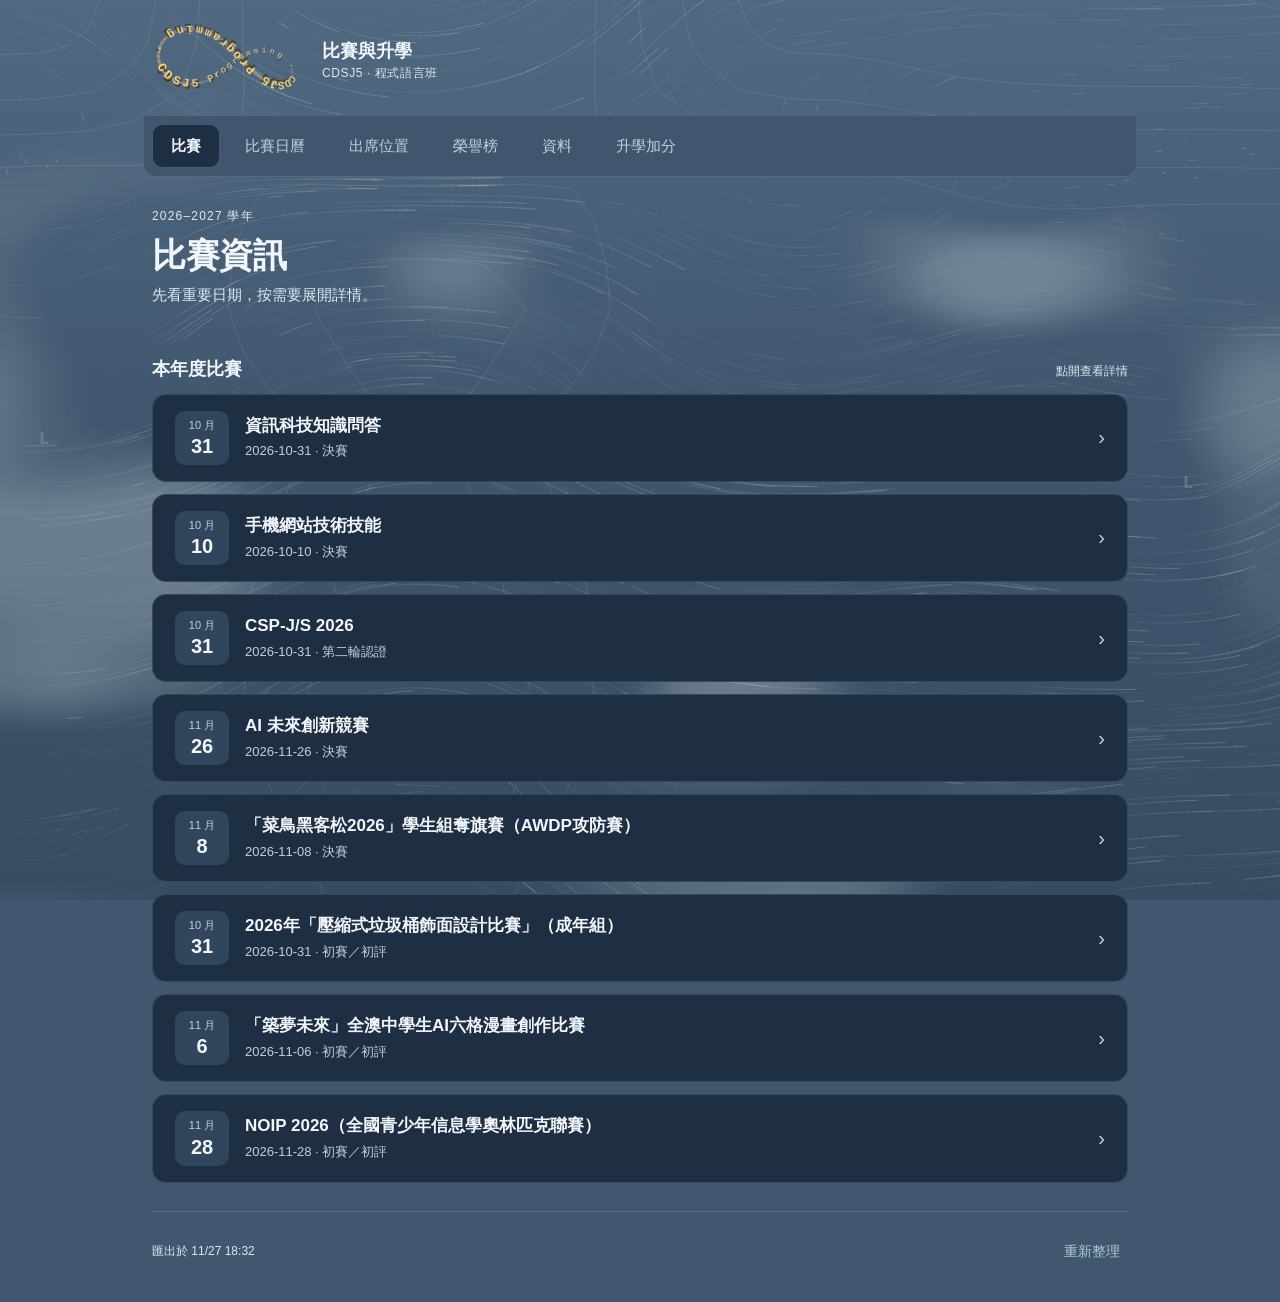
<file: index.html>
<!doctype html>
<html lang="zh-Hant">
<head><meta name="site-mode" content="static">
<meta charset="utf-8">
<meta name="robots" content="noindex,nofollow,noarchive,nosnippet">
<meta name="googlebot" content="noindex,nofollow,noarchive,nosnippet">
<meta name="viewport" content="width=device-width, initial-scale=1, viewport-fit=cover">
<meta name="theme-color" content="#3c536b">
<title>比賽與升學 · CDSJ5</title>
<link rel="icon" href="data:image/svg+xml,%3Csvg xmlns='http://www.w3.org/2000/svg' viewBox='0 0 64 64'%3E%3Crect width='64' height='64' rx='14' fill='%231f2f43'/%3E%3Cpath d='M32 32C22 20 9 22 9 32s13 12 23 0s23-10 23 0s-13 12-23 0' fill='none' stroke='%23f0d59a' stroke-width='5' stroke-linecap='round'/%3E%3C/svg%3E">
<link rel="stylesheet" href="./styles_20261127183250.css">
<script src="./p5.min_202610071530.js" defer></script>
<script src="./marked.umd_202610071530.js" defer></script>
<script src="./purify.min_202610071530.js" defer></script>
<script src="./background_20261127183250.js" defer></script>
<script src="./logo_20261127183250.js" defer></script>
<script src="./app_20261127183250.js" defer></script>
</head>
<body>
<div id="background" aria-hidden="true"></div>
<div class="shell">
<header class="masthead">
<a href="#overview" class="brand">
<span id="class-logo" class="class-logo" role="img" aria-label="程式語言班：程式碼無限符號LOGO"><svg class="logo-fallback" viewBox="0 0 132 68" aria-hidden="true"><defs><linearGradient id="logo-gold" x1="0" x2="1"><stop offset="0" stop-color="#8fa9b6"/><stop offset=".5" stop-color="#ffd884"/><stop offset="1" stop-color="#8fa9b6"/></linearGradient></defs><path d="M66 34C42 8 12 12 12 34s30 26 54 0s54-22 54 0s-30 26-54 0" fill="none" stroke="#5a4526" stroke-width="5" stroke-linecap="round" transform="translate(1.5 2)"/><path d="M66 34C42 8 12 12 12 34s30 26 54 0s54-22 54 0s-30 26-54 0" fill="none" stroke="url(#logo-gold)" stroke-width="4" stroke-linecap="round" stroke-dasharray="3 2.4"/></svg></span>
<span class="brand-text">比賽與升學<small>CDSJ5 · 程式語言班</small></span>
</a>
</header>
<nav aria-label="主導覽">
<button data-view="overview" class="nav active">比賽</button>
<button data-view="calendar" class="nav">比賽日曆</button>
<button data-view="attendance" class="nav">出席位置</button>
<button data-view="results" class="nav">榮譽榜</button>
<button data-view="rules" class="nav">資料</button>
<button data-view="admissions" class="nav">升學加分</button>
</nav>
<main>
<div class="page-heading">
<p id="page-kicker">2026–2027 學年</p>
<h1 id="page-title">比賽資訊</h1>
<p id="page-description">先看重要日期，按需要展開詳情。</p>
</div>
<div id="status-banner" role="status" hidden></div>
<div id="content"><p class="empty">正在讀取資料…</p></div>
</main>
<footer><span id="sync-time">正在同步</span><button id="refresh" class="text-button">重新整理</button></footer>
</div>
<button id="to-top" type="button" aria-label="回到頂部" hidden>↑ 頂部</button>
<div id="toast" role="status" hidden></div>
</body>
</html>
</file>
<file: styles_20261127183250.css>
/* 比賽與升學 · CDSJ5 — 柔和灰藍配色，內容優先；背景只作淡色襯托。 */
:root{
  --page:#40576f;--page-top:#506981;--page-bottom:#364c63;
  --surface:#1f2f43;--surface-2:#27394e;--surface-3:#31455c;
  --ink:#f2f6fa;--muted:#c3cfdb;--accent:#afcdd4;--accent-ink:#12303a;
  --gold:#f0d59a;--gold-soft:#e6c57e26;--line:#ffffff1f;--line-strong:#ffffff33;
  --radius:14px;
  font-family:-apple-system,BlinkMacSystemFont,"PingFang TC","Microsoft JhengHei","Noto Sans TC",sans-serif;
  font-size:16px;line-height:1.65;color:var(--ink);background:var(--page);color-scheme:dark;
  -webkit-text-size-adjust:100%;
}
*{box-sizing:border-box}
[hidden]{display:none!important}
body{margin:0;min-height:100vh;overflow-x:hidden}
body::before{content:"";position:fixed;inset:0;z-index:-1;background:linear-gradient(180deg,var(--page-top),var(--page) 45%,var(--page-bottom))}
button,input,select,textarea{font:inherit;color:inherit}
button{cursor:pointer;min-height:44px}
button,a,summary{-webkit-tap-highlight-color:transparent}
a{color:var(--accent);text-decoration:none}
a:hover{text-decoration:underline}
:focus-visible{outline:3px solid #d7e9ed;outline-offset:2px;border-radius:8px}
h1,h2,h3,p{margin:0}
h1{font-size:clamp(26px,3.4vw,34px);line-height:1.3;font-weight:700;letter-spacing:-.3px;margin-top:6px}
h2{font-size:18px;line-height:1.45;font-weight:650}
h3{font-size:16px}
.muted{color:var(--muted);font-size:14px}
.sr-only{position:absolute;width:1px;height:1px;padding:0;margin:-1px;overflow:hidden;clip:rect(0,0,0,0);white-space:nowrap;border:0}
.empty{text-align:center;padding:36px 10px;color:var(--muted);font-size:14px}

/* 背景：固定在內容後方，不接收任何指標事件。 */
#background{position:fixed;inset:0;z-index:0;overflow:hidden;pointer-events:none;opacity:.55}
#background canvas{display:block}
#background[data-mode="none"]{display:none}
#background.is-fallback{background:url("data:image/svg+xml,%3Csvg xmlns='http://www.w3.org/2000/svg' viewBox='0 0 1200 800' preserveAspectRatio='none'%3E%3Cg fill='%23e2eef4'%3E%3Cpath opacity='.16' d='M0 190C220 150 420 230 640 180S1040 130 1200 170V800H0z'/%3E%3Cpath opacity='.16' d='M0 400C260 340 460 450 700 380S1060 330 1200 390V800H0z'/%3E%3Cpath opacity='.18' d='M0 640C240 560 520 700 760 610S1080 560 1200 620V800H0z'/%3E%3C/g%3E%3C/svg%3E") center/cover no-repeat}

/* 版面 */
.shell{position:relative;z-index:1;max-width:1040px;margin:0 auto;padding:0 32px}
.masthead{display:flex;align-items:center;justify-content:space-between;gap:12px;padding:22px 0 16px}
.brand{display:flex;align-items:center;gap:14px;min-width:0;color:var(--ink);font-size:18px;font-weight:650;line-height:1.3}
.brand:hover{text-decoration:none}
.brand small{display:block;margin-top:3px;font-size:12px;font-weight:400;letter-spacing:.6px;color:var(--muted)}
.class-logo{position:relative;display:block;flex:none;width:156px;height:78px}
.class-logo canvas{position:absolute;inset:0;width:100%!important;height:100%!important;display:block}
.logo-fallback{width:100%;height:100%;display:block}
.logo-ready .logo-fallback{display:none}
nav{position:sticky;top:0;z-index:3;display:flex;gap:6px;margin:0 -8px;padding:8px;background:#3f566e;border-bottom:1px solid var(--line);border-radius:0 0 12px 12px}
.nav{flex:0 0 auto;border:1px solid transparent;background:transparent;color:var(--muted);border-radius:10px;padding:0 18px;font-size:15px;white-space:nowrap}
.nav:hover{background:#ffffff0f;color:var(--ink)}
.nav.active{background:var(--surface);border-color:var(--line-strong);color:var(--ink);font-weight:600}

.page-heading{padding:30px 0 22px}
#page-kicker{font-size:12px;letter-spacing:1.2px;color:var(--accent)}
#page-description{margin-top:6px;color:var(--muted);font-size:15px}
#content{min-width:0}
#status-banner{padding:12px 16px;margin-bottom:18px;border-radius:12px;background:#4f3d22;color:#ffe3a8;font-size:14px}
footer{display:flex;justify-content:space-between;align-items:center;gap:12px;margin-top:28px;padding:18px 0 28px;border-top:1px solid var(--line);color:var(--muted);font-size:12px}

/* 卡片與按鈕 */
.card{background:var(--surface);border:1px solid var(--line);border-radius:var(--radius);overflow:hidden;margin-bottom:12px}
.primary,.secondary{border-radius:10px;padding:0 18px;font-size:15px;font-weight:600;white-space:nowrap}
.primary{border:1px solid var(--accent);background:var(--accent);color:var(--accent-ink)}
.primary:hover{background:#c3dbe0}
.secondary{background:var(--surface-2);border:1px solid var(--line-strong);color:var(--ink)}
.text-button{display:inline-flex;align-items:center;min-height:44px;background:transparent;border:0;color:var(--accent);padding:0 8px;font-size:14px;border-radius:8px}
.text-button:hover{text-decoration:underline}
.pill{font-size:12px;border-radius:6px;padding:3px 8px;background:var(--surface-3);color:var(--muted);white-space:nowrap}
.section-heading{display:flex;justify-content:space-between;align-items:baseline;gap:12px;margin:26px 0 12px}
.section-heading small{color:var(--muted);font-size:12px;text-align:right}

.featured{display:flex;align-items:center;justify-content:space-between;gap:20px;padding:22px 24px;background:var(--surface-2);border-color:var(--line-strong);border-left:3px solid var(--accent)}
.featured .eyebrow{font-size:13px;color:var(--accent);margin-bottom:2px}
.featured h2{font-size:20px}
.featured p:not(.eyebrow){font-size:14px;color:var(--muted);margin-top:4px}

/* 可展開項目 */
summary{list-style:none;cursor:pointer}
summary::-webkit-details-marker{display:none}
details>summary{display:flex;align-items:center;gap:16px;padding:16px 22px;min-height:56px}
details.card>summary:hover{background:#ffffff08}
.chevron{flex:none;font-size:20px;color:var(--muted);transition:transform .2s}
details[open]>summary>.chevron{transform:rotate(90deg)}
.competition-title{flex:1;min-width:0}
.competition-title h2{font-size:17px}
.competition-title p{font-size:13px;color:var(--muted);margin-top:2px}
.date-block{flex:none;width:54px;padding:8px 4px;border-radius:10px;background:var(--surface-3);text-align:center;line-height:1.1}
.date-block small{display:block;font-size:11px;color:var(--muted);margin-bottom:4px}
.date-block strong{display:block;font-size:20px;font-weight:650;color:var(--ink)}
.detail-body{padding:0 22px 20px;border-top:1px solid var(--line)}
.detail-body>.primary{margin-right:6px}
.kv{display:grid;grid-template-columns:96px 1fr;gap:10px 18px;margin:0 0 16px;padding-top:18px;font-size:14px}
.kv dt{color:var(--muted)}
.kv dd{margin:0;white-space:pre-line;overflow-wrap:anywhere}
.subdetail{border-top:1px solid var(--line);margin-top:14px}
.subdetail+.subdetail{margin-top:0}
.subdetail>summary{padding:0;min-height:48px;justify-content:space-between;font-size:14px;color:var(--muted)}
.subdetail>summary:hover{color:var(--ink)}
.subdetail .kv{padding-top:6px}
.team-row{padding:12px 0;border-top:1px solid #ffffff12}
.team-row p{margin-top:4px;font-size:13px;color:var(--muted)}
.student{font-size:16px;font-weight:600}
.student small{display:block;font-size:12px;font-weight:400;color:var(--muted)}
.team-row .students{margin-bottom:0}

/* 搜尋、篩選、學年切換 */
.searchbar{display:flex;gap:10px;margin-bottom:18px}
.searchbar input,.searchbar select,.field select{min-height:48px;border:1px solid var(--line-strong);background:var(--surface);color:var(--ink);border-radius:12px;font-size:16px}
.searchbar input{flex:1;min-width:0;padding:0 16px}
.searchbar input::placeholder{color:#93a6b9}
.searchbar select{flex:none;max-width:150px;padding:0 10px}
.tabs{display:inline-flex;gap:4px;margin-bottom:16px;padding:4px;background:#1f2f43b3;border:1px solid var(--line);border-radius:12px}
.tabs button{border:0;background:transparent;color:var(--muted);border-radius:9px;padding:0 18px;font-size:15px}
.tabs button small{font-size:12px;opacity:.85}
.tabs button.active{background:var(--surface-3);color:var(--ink);font-weight:600}

/* 出席位置 */
.venue{padding:20px 22px;margin-bottom:18px}
.venue>p{font-size:14px;color:var(--muted);margin:4px 0 12px}
.venue .kv{padding-top:0;margin-bottom:0}
.times{display:flex;flex-wrap:wrap;gap:8px 36px;padding-top:12px;border-top:1px solid var(--line);font-size:14px;color:var(--muted)}
.times strong{font-size:20px;color:var(--ink);margin-right:6px}
.times small{display:block;font-size:13px}
.venue>.notice-rule{margin:12px 0 0;font-size:13px}
.attendance-grid{display:grid;grid-template-columns:repeat(2,minmax(0,1fr));gap:12px}
.attendance-grid .card{margin:0}
.attendance-grid>.empty{grid-column:1/-1}
.room-heading{display:flex;align-items:center;justify-content:space-between;gap:10px;padding:14px 20px;border-bottom:1px solid var(--line)}
.room-number{font-size:22px;font-weight:650;color:var(--accent)}
.room-number small{font-size:13px;font-weight:400;color:var(--muted)}
.attend-body{padding:16px 20px 6px}
.students{display:flex;flex-wrap:wrap;gap:8px 20px;margin-bottom:10px}
.attend-body .muted{font-size:13px;margin-bottom:4px}
.attend-body .text-button{padding-left:0}
.attend-body .subdetail{margin-top:4px}

/* 成績：同一張表，手機改為逐筆卡片。 */
.results-note{color:var(--muted);font-size:13px;margin-bottom:14px}
.results-table-wrap{overflow:hidden}
.results-table{width:100%;border-collapse:collapse;table-layout:fixed;font-size:14px}
.results-table th{padding:12px 16px;text-align:left;font-size:12px;font-weight:500;color:var(--muted);background:#ffffff0a;border-bottom:1px solid var(--line)}
.results-table th:nth-child(1){width:17%}.results-table th:nth-child(2){width:16%}.results-table th:nth-child(3){width:30%}.results-table th:nth-child(4){width:9%;text-align:right}.results-table th:nth-child(5){width:28%}
.results-table td{padding:14px 16px;border-bottom:1px solid var(--line);vertical-align:top;overflow-wrap:anywhere}
.results-table tr:last-child td{border-bottom:0}
.results-table td small{display:block;margin-top:3px;font-size:12px;font-weight:400;line-height:1.5;color:var(--muted)}
.results-table .student{font-size:15px}
.results-table .empty{text-align:center}
.result-date strong{font-size:13px;font-weight:500;white-space:nowrap}
.result-score-cell{text-align:right}
.result-score-cell strong{font-size:20px;line-height:1.3;color:var(--accent)}
.award-label{font-size:13px;line-height:1.6}
.award-label.is-award{display:inline-block;padding:2px 9px;border-radius:6px;background:var(--gold-soft);color:var(--gold)}

/* 榮譽榜 */
.honour{padding:16px 20px}
.honour-top{display:flex;align-items:center;justify-content:space-between;gap:10px;margin-bottom:6px}
.honour-date{font-size:13px;font-weight:600;color:var(--accent)}
.honour h3{font-size:16px;line-height:1.5;margin-bottom:8px}
.honour-students{margin-top:10px;font-size:15px;line-height:1.75;white-space:pre-line;overflow-wrap:anywhere}
.honour-org{margin-top:8px;font-size:12px;line-height:1.6;color:var(--muted);overflow-wrap:anywhere}

/* 資料頁 */
.document>summary{justify-content:space-between;font-size:16px;font-weight:600}
.document-body{padding:0 22px 20px;font-size:14px;overflow-wrap:anywhere}
.document-body p{margin-bottom:12px}
.document-body h1{font-size:20px;margin:0 0 10px}
.document-body h2{font-size:17px;margin:20px 0 10px}
.document-body h3{font-size:15px;margin:18px 0 8px}
.document-body table{display:block;max-width:100%;overflow-x:auto;border-collapse:collapse}
.document-body td,.document-body th{padding:8px;border:1px solid var(--line);min-width:95px;text-align:left;vertical-align:top}
.document-body th{background:#ffffff0a;color:var(--muted);font-weight:500}
.document-body ul,.document-body ol{padding-left:22px}
.document-body blockquote{margin:12px 0;padding-left:13px;border-left:3px solid var(--accent);color:var(--muted)}
.document-body code{font-family:ui-monospace,Menlo,monospace;font-size:.92em}
.source-link{display:flex;align-items:center;min-height:48px;padding:8px 0;border-bottom:1px solid var(--line)}
#admissions-guide{display:block;width:100%;border:0;min-height:900px}
.guide-share{display:flex;flex-wrap:wrap;align-items:center;gap:6px 10px;margin:0 0 12px;font-size:.95rem}
.guide-share a{overflow-wrap:anywhere}
.guide-share button{min-height:36px;padding:4px 12px;border:1px solid var(--line);border-radius:8px;background:transparent;color:inherit;font:inherit;cursor:pointer}
.public-notices .document-body{padding-top:18px}
.public-notices .document-body h2{margin-top:0}
.public-notices .source-link:last-child{border-bottom:0}
.attendance-grid{margin-bottom:12px}
.roster-label{margin:14px 0 8px!important;padding-top:12px;border-top:1px solid var(--line);font-size:12px!important}
.venue .students{margin-bottom:0}
.attendance-grid .room-heading:last-child{border-bottom:0}

/* 提示 */
/* 比賽日曆 */
.cal-list{padding:4px 0}
.cal-row{display:flex;align-items:center;gap:14px;padding:12px 22px;border-top:1px solid #ffffff12;font-size:14px}
.cal-row:first-child{border-top:0}
.cal-row p{overflow-wrap:anywhere}
.cal-row .competition-title h3{font-size:15px;font-weight:600}
.cal-when{flex:none;width:54px;text-align:center;color:var(--muted);font-variant-numeric:tabular-nums}
.cal-row.is-soon .date-block{background:var(--gold-soft)}
.cal-row.is-soon .date-block strong{color:var(--gold)}
.pill.cal-gold{background:var(--gold-soft);color:var(--gold)}
.pill.cal-est{margin-left:4px;vertical-align:middle}
.cal-tabs{display:flex;flex-wrap:wrap;width:fit-content;max-width:100%}
.cal-foot{margin-top:18px}
@media(max-width:640px){.cal-row{padding:12px 16px}.cal-tabs button{padding:0 12px}}
#to-top{position:fixed;right:16px;bottom:calc(18px + env(safe-area-inset-bottom,0px));z-index:9;min-height:44px;padding:0 14px;border-radius:999px;border:1px solid var(--line-strong);background:var(--surface);color:var(--ink);font-size:13px;box-shadow:0 4px 14px #0000004d}
#toast{position:fixed;left:50%;bottom:28px;transform:translateX(-50%);z-index:10;max-width:calc(100% - 32px);padding:10px 18px;border-radius:10px;background:#e3eef1;color:#12303a;font-size:14px}

@media(max-width:820px){.shell{padding:0 24px}}
@media(max-width:640px){
  .shell{padding:0 16px}
  .masthead{padding:14px 0 10px}
  .brand{gap:10px;font-size:16px}
  .brand small{font-size:12px;letter-spacing:.3px}
  .class-logo{width:112px;height:58px}
  nav{gap:2px;margin:0 -16px;padding:6px 10px;border-radius:0}
  .nav{flex:1 1 auto;padding:0 4px;font-size:14px}
  .page-heading{padding:22px 0 18px}
  .featured{display:block;padding:18px}
  .featured .primary{width:100%;margin-top:14px}
  details>summary{padding:14px 16px;gap:12px}
  .competition-title h2{font-size:16px}
  .date-block{width:50px}
  .detail-body{padding:0 16px 16px}
  .detail-body>.primary{width:100%;margin:0 0 4px}
  .kv{grid-template-columns:78px 1fr;gap:8px 12px}
  .attendance-grid{grid-template-columns:1fr}
  .venue{padding:18px 16px}
  .room-heading{padding:14px 16px}
  .attend-body{padding:14px 16px 4px}
  .searchbar{gap:8px}
  .searchbar select{max-width:122px;font-size:15px}
  .tabs{display:flex}
  .tabs button{flex:1;padding:0 4px;font-size:14px}
  .honour{padding:14px 16px}
  .document-body{padding:0 16px 16px}
  footer{padding-bottom:max(22px,env(safe-area-inset-bottom))}
  #toast{bottom:20px}

  .results-table,.results-table tbody{display:block}
  .results-table thead{display:none}
  .results-table tr{display:grid;grid-template-columns:minmax(0,1fr) auto;gap:6px 14px;padding:16px;border-bottom:1px solid var(--line)}
  .results-table tr:last-child{border-bottom:0}
  .results-table td{display:block;padding:0;border:0}
  .result-date{grid-column:1/-1;display:flex!important;align-items:baseline;justify-content:space-between;gap:8px;color:var(--muted)}
  .result-date small{margin-top:0!important}
  .result-person{grid-column:1;grid-row:2}
  .result-score-cell{grid-column:2;grid-row:2}
  .result-score-cell small{display:inline!important;margin-left:2px}
  .result-competition{grid-column:1/-1;line-height:1.5}
  .result-award{grid-column:1/-1}
  .results-table td.empty{grid-column:1/-1}
  .results-table .student{font-size:16px}
}
@media(prefers-reduced-motion:reduce){*{transition:none!important;scroll-behavior:auto!important}}

/* 直接落在背景上的說明文字用較亮的顏色，確保在淺色浪面上仍清楚。 */
#page-kicker,#page-description,.results-note,.section-heading small,footer,.brand small{color:#dfe8f0}
</file>
